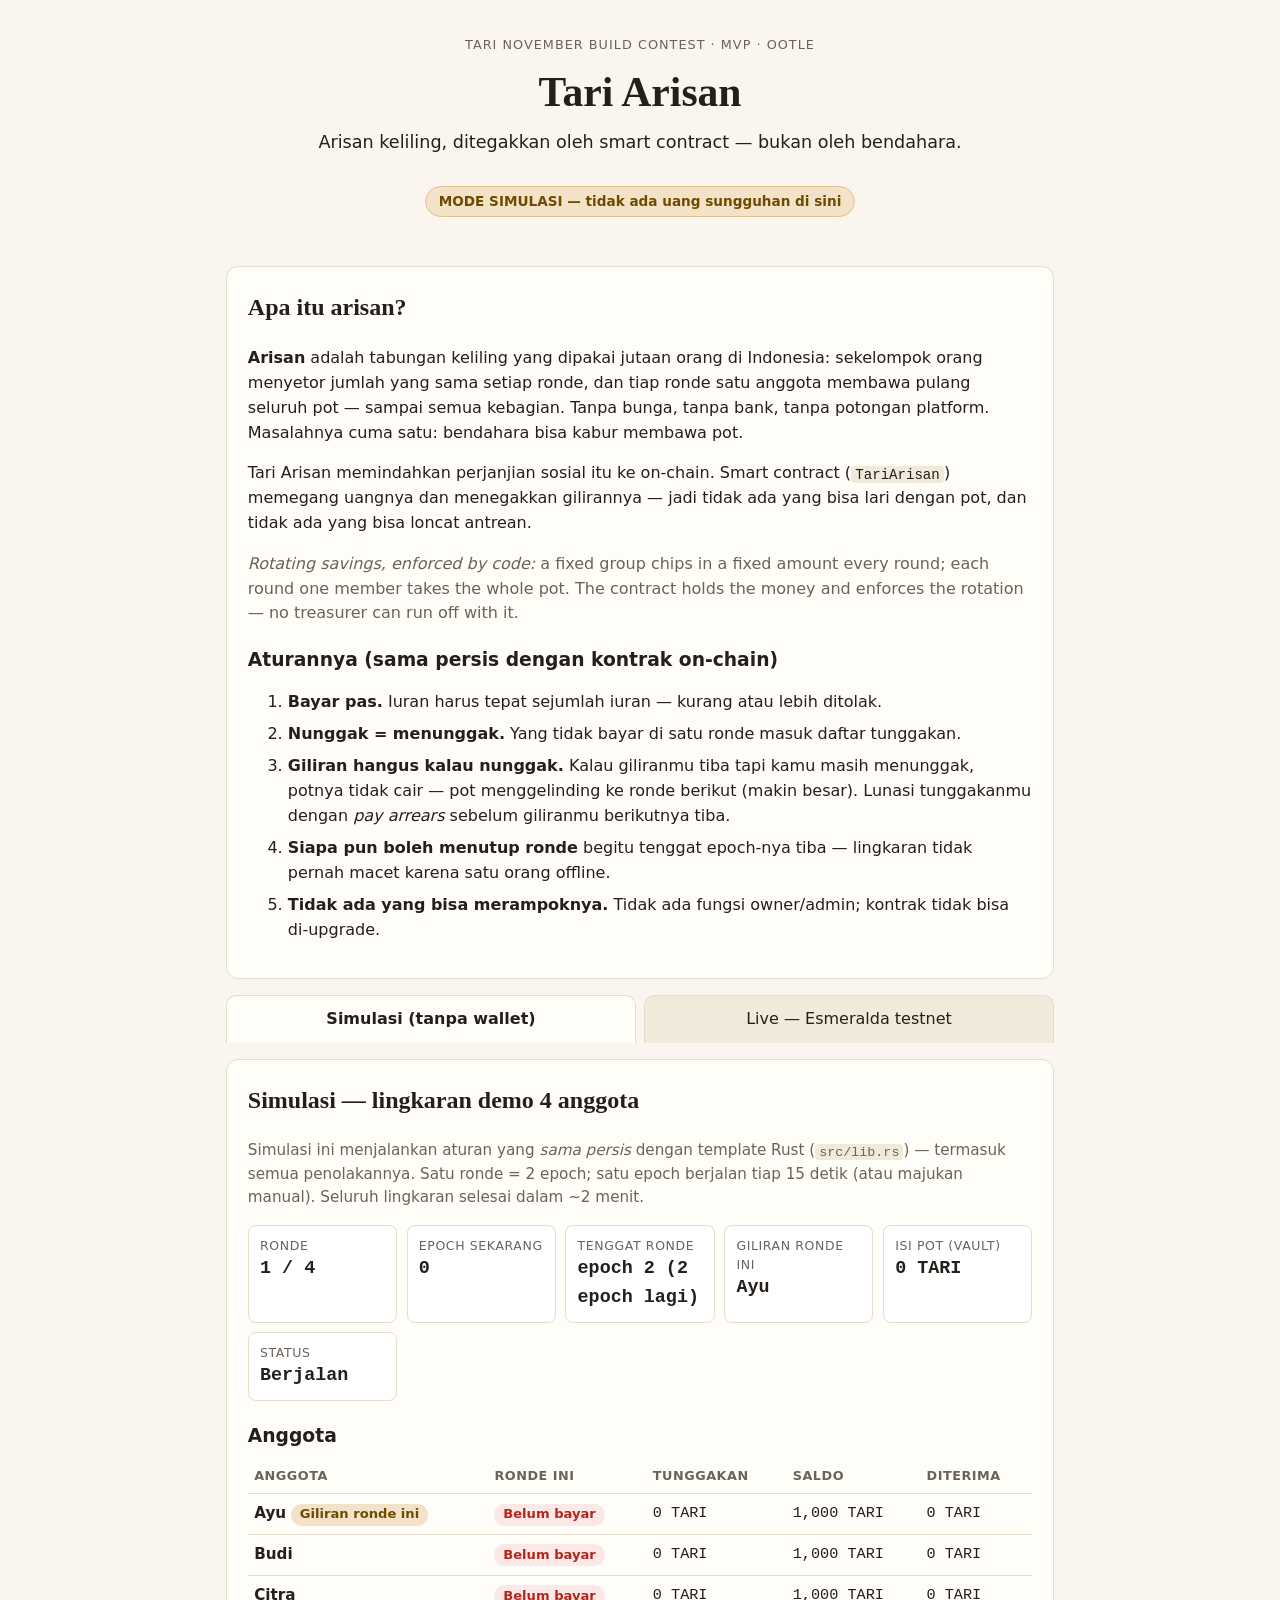
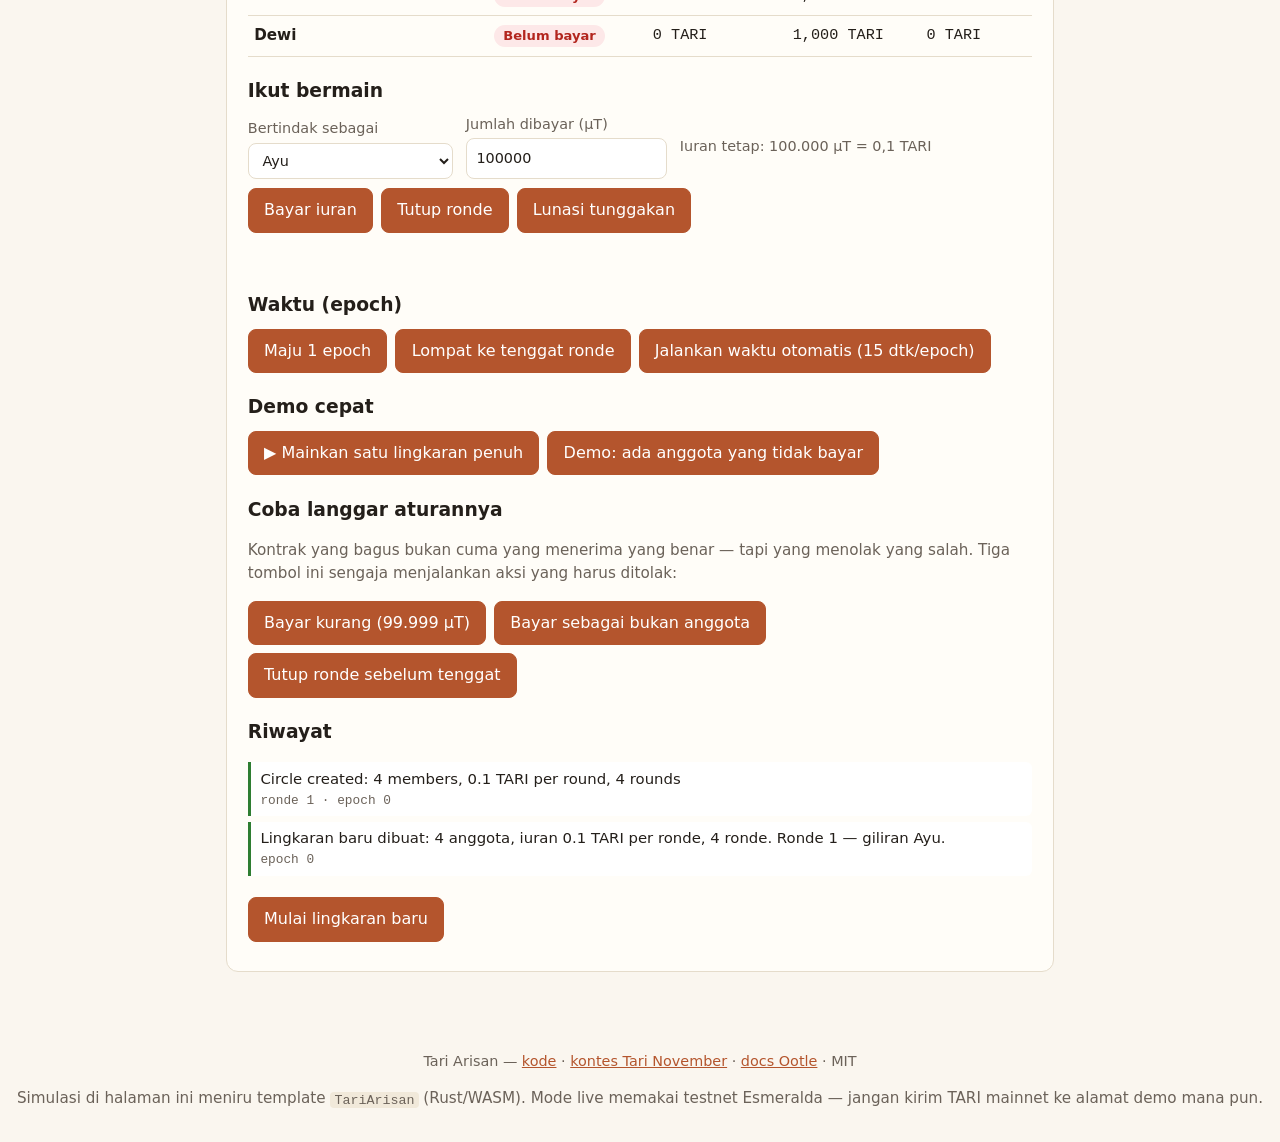
<file: docs/index.html>
<!doctype html>
<html lang="id">
<head>
<meta charset="utf-8">
<meta name="viewport" content="width=device-width, initial-scale=1">
<title>Tari Arisan — Arisan on-chain di Tari Ootle</title>
<meta name="description" content="Arisan keliling yang ditegakkan smart contract Tari Ootle: iuran tetap, giliran tetap, bendahara tidak bisa kabur.">
<link rel="stylesheet" href="style.css">
<!-- Tari provider: supplies window.tari when embedded in Tari Universe;
     stands aside when the Sapient extension owns window.tari already. -->
<script src="https://universe.tari.mw/tari-connector.js"></script>
</head>
<body>
<header class="hero">
  <p class="eyebrow">Tari November Build Contest &middot; MVP &middot; Ootle</p>
  <h1>Tari Arisan</h1>
  <p class="tagline">Arisan keliling, ditegakkan oleh smart contract — bukan oleh bendahara.</p>
  <p class="sim-badge" id="mode-badge">MODE SIMULASI — tidak ada uang sungguhan di sini</p>
</header>

<main>
  <section class="card explainer">
    <h2>Apa itu arisan?</h2>
    <p><strong>Arisan</strong> adalah tabungan keliling yang dipakai jutaan orang di Indonesia:
    sekelompok orang menyetor jumlah yang sama setiap ronde, dan tiap ronde satu anggota
    membawa pulang seluruh pot — sampai semua kebagian. Tanpa bunga, tanpa bank, tanpa
    potongan platform. Masalahnya cuma satu: bendahara bisa kabur membawa pot.</p>
    <p>Tari Arisan memindahkan perjanjian sosial itu ke on-chain. Smart contract
    (<code>TariArisan</code>) memegang uangnya dan menegakkan gilirannya — jadi tidak ada
    yang bisa lari dengan pot, dan tidak ada yang bisa loncat antrean.</p>
    <p class="en"><em>Rotating savings, enforced by code:</em> a fixed group chips in a fixed
    amount every round; each round one member takes the whole pot. The contract holds the
    money and enforces the rotation — no treasurer can run off with it.</p>
    <h3>Aturannya (sama persis dengan kontrak on-chain)</h3>
    <ol class="rules">
      <li><strong>Bayar pas.</strong> Iuran harus tepat sejumlah iuran — kurang atau lebih ditolak.</li>
      <li><strong>Nunggak = menunggak.</strong> Yang tidak bayar di satu ronde masuk daftar tunggakan.</li>
      <li><strong>Giliran hangus kalau nunggak.</strong> Kalau giliranmu tiba tapi kamu masih menunggak,
        potnya tidak cair — pot menggelinding ke ronde berikut (makin besar). Lunasi tunggakanmu
        dengan <em>pay arrears</em> sebelum giliranmu berikutnya tiba.</li>
      <li><strong>Siapa pun boleh menutup ronde</strong> begitu tenggat epoch-nya tiba — lingkaran tidak
        pernah macet karena satu orang offline.</li>
      <li><strong>Tidak ada yang bisa merampoknya.</strong> Tidak ada fungsi owner/admin; kontrak tidak
        bisa di-upgrade.</li>
    </ol>
  </section>

  <nav class="tabs" aria-label="Mode">
    <button id="tab-sim" class="tab active" type="button">Simulasi (tanpa wallet)</button>
    <button id="tab-live" class="tab" type="button">Live — Esmeralda testnet</button>
  </nav>

  <!-- ======================= SIMULATION ======================= -->
  <section id="panel-sim" class="card">
    <h2>Simulasi — lingkaran demo 4 anggota</h2>
    <p class="muted">Simulasi ini menjalankan aturan yang <em>sama persis</em> dengan template Rust
    (<code>src/lib.rs</code>) — termasuk semua penolakannya. Satu ronde = 2 epoch; satu epoch
    berjalan tiap 15 detik (atau majukan manual). Seluruh lingkaran selesai dalam ~2 menit.</p>

    <div class="status-grid">
      <div class="stat"><span class="stat-label">Ronde</span><span class="stat-value" id="stat-round">1 / 4</span></div>
      <div class="stat"><span class="stat-label">Epoch sekarang</span><span class="stat-value" id="stat-epoch">0</span></div>
      <div class="stat"><span class="stat-label">Tenggat ronde</span><span class="stat-value" id="stat-deadline">epoch 2</span></div>
      <div class="stat"><span class="stat-label">Giliran ronde ini</span><span class="stat-value" id="stat-recipient">Ayu</span></div>
      <div class="stat"><span class="stat-label">Isi pot (vault)</span><span class="stat-value" id="stat-vault">0 TARI</span></div>
      <div class="stat"><span class="stat-label">Status</span><span class="stat-value" id="stat-status">Berjalan</span></div>
    </div>

    <div id="arrears-banner" class="banner hidden"></div>

    <h3>Anggota</h3>
    <div id="members-table"></div>

    <h3>Ikut bermain</h3>
    <div class="controls">
      <label>Bertindak sebagai
        <select id="act-as">
          <option value="ayu">Ayu</option>
          <option value="budi">Budi</option>
          <option value="citra">Citra</option>
          <option value="dewi">Dewi</option>
          <option value="rudi-outsider">Rudi — bukan anggota</option>
        </select>
      </label>
      <label>Jumlah dibayar (&micro;T)
        <input id="amount-input" type="number" value="100000" min="0" step="1">
      </label>
      <span class="hint">Iuran tetap: 100.000 &micro;T = 0,1 TARI</span>
    </div>
    <div class="btn-row">
      <button id="btn-contribute" type="button">Bayar iuran</button>
      <button id="btn-close" type="button">Tutup ronde</button>
      <button id="btn-pay-arrears" type="button">Lunasi tunggakan</button>
    </div>
    <p id="action-message" class="action-message" aria-live="polite"></p>

    <h3>Waktu (epoch)</h3>
    <div class="btn-row">
      <button id="btn-advance-epoch" type="button">Maju 1 epoch</button>
      <button id="btn-skip-deadline" type="button">Lompat ke tenggat ronde</button>
      <button id="btn-auto-tick" type="button">Jalankan waktu otomatis (15 dtk/epoch)</button>
    </div>

    <h3>Demo cepat</h3>
    <div class="btn-row">
      <button id="btn-autoplay" type="button">&#9654; Mainkan satu lingkaran penuh</button>
      <button id="btn-demo-missed" type="button">Demo: ada anggota yang tidak bayar</button>
    </div>
    <h3>Coba langgar aturannya</h3>
    <p class="muted">Kontrak yang bagus bukan cuma yang menerima yang benar — tapi yang menolak yang salah.
    Tiga tombol ini sengaja menjalankan aksi yang harus ditolak:</p>
    <div class="btn-row">
      <button id="btn-try-wrong-amount" type="button">Bayar kurang (99.999 &micro;T)</button>
      <button id="btn-try-non-member" type="button">Bayar sebagai bukan anggota</button>
      <button id="btn-try-early-close" type="button">Tutup ronde sebelum tenggat</button>
    </div>

    <h3>Riwayat</h3>
    <ol id="event-log" class="event-log"></ol>
    <div class="btn-row">
      <button id="btn-reset" type="button">Mulai lingkaran baru</button>
    </div>
  </section>

  <!-- ======================= LIVE ======================= -->
  <section id="panel-live" class="card hidden">
    <h2>Live — Esmeralda testnet (Sapient)</h2>
    <p class="muted">Mode ini berbicara dengan template <em>asli</em> yang sudah dipublish — bukan simulasi.
    Semua aksi di sini meminta tanda tangan wallet dan memakai tTARI testnet (tidak bernilai).</p>

    <h3>Status konfigurasi</h3>
    <div id="live-config" class="config-box"></div>

    <h3>Wallet</h3>
    <div class="btn-row">
      <button id="btn-connect" type="button">Hubungkan Sapient</button>
      <button id="btn-disconnect" type="button">Putuskan</button>
    </div>
    <p id="live-wallet-status" class="muted">Wallet belum terhubung.</p>

    <h3>Lingkaran live</h3>
    <div class="btn-row">
      <button id="btn-load-circle" type="button">Muat lingkaran live</button>
    </div>
    <div id="live-circle-state" class="config-box">Belum ada lingkaran yang dimuat.</div>

    <h3>Aksi live</h3>
    <p class="muted">Mode live di halaman ini bisa <b>membaca</b> lingkaran sungguhan di
    Esmeralda (tombol "Muat lingkaran live" di atas, lewat Sapient /
    <code>window.tari</code>). <b>Penulisan live tidak dilakukan dari halaman ini</b>:
    instruksi contribute / close_round / pay_arrears sudah dieksekusi dan
    terverifikasi on-chain lewat walletd (<code>transactions.submit_manifest</code>,
    lihat <a href="https://github.com/itaro9110/tari-arisan/blob/main/PROOF.md">PROOF.md</a>
    dan <a href="https://github.com/itaro9110/tari-arisan/tree/main/manifests">manifests/</a>),
    tapi tombol tulis di halaman ini belum dihubungkan ke dompet — halaman ini
    tidak pernah memalsukan transaksi live.</p>
    <div class="btn-row">
      <button id="btn-live-create" type="button" disabled>Buat lingkaran live</button>
      <button id="btn-live-contribute" type="button" disabled>Bayar iuran (live)</button>
      <button id="btn-live-close" type="button" disabled>Tutup ronde (live)</button>
      <button id="btn-live-pay-arrears" type="button" disabled>Lunasi tunggakan (live)</button>
    </div>

    <h3>Status live — terverifikasi 2026-11-15</h3>
    <ol class="rules">
      <li>Template dipublish ke Esmeralda (<code>TEMPLATE_ADDRESS</code> di <code>app.js</code>).</li>
      <li>Satu lingkaran live dibuat (<code>COMPONENT_ADDRESS</code> di <code>app.js</code>).</li>
      <li><code>INDEXER_URL</code> menunjuk ke indexer publik Esmeralda.</li>
      <li>Pengkodean instruksi transaksi terverifikasi on-chain lewat walletd
        (contribute + close_round, lihat PROOF.md); <code>LIVE_WRITES_VERIFIED = true</code>.</li>
    </ol>
  </section>
</main>

<footer>
  <p>Tari Arisan — <a href="https://github.com/itaro9110/tari-arisan">kode</a> &middot;
  <a href="https://community.tari.com/t/november-build-contest-thread-mvp/520">kontes Tari November</a> &middot;
  <a href="https://ootle.tari.com/">docs Ootle</a> &middot; MIT</p>
  <p class="muted">Simulasi di halaman ini meniru template <code>TariArisan</code> (Rust/WASM). Mode live memakai
  testnet Esmeralda — jangan kirim TARI mainnet ke alamat demo mana pun.</p>
</footer>

<script src="arisan-sim.js"></script>
<script src="app.js"></script>
</body>
</html>
</file>
<file: docs/style.css>
/* Tari Arisan — plain static styles, no framework. */
:root {
  --bg: #faf6ef;
  --card: #fffdf8;
  --ink: #241f1a;
  --muted: #6b6259;
  --accent: #b4552d; /* terracotta */
  --accent-dark: #8f3f1f;
  --line: #e5dccb;
  --ok: #2e7d32;
  --warn: #b26a00;
  --bad: #b3261e;
  --mono: ui-monospace, "JetBrains Mono", Menlo, Consolas, monospace;
}
* { box-sizing: border-box; }
body {
  margin: 0;
  background: var(--bg);
  color: var(--ink);
  font-family: system-ui, -apple-system, "Segoe UI", Roboto, sans-serif;
  line-height: 1.55;
}
.hero { text-align: center; padding: 2.2rem 1rem 1.2rem; }
.eyebrow { color: var(--muted); letter-spacing: .08em; text-transform: uppercase; font-size: .8rem; margin: 0; }
.hero h1 { font-family: Georgia, "Times New Roman", serif; font-size: 2.6rem; margin: .3rem 0; }
.tagline { font-size: 1.1rem; margin: .2rem 0 1rem; }
.sim-badge {
  display: inline-block; background: #f3e2c7; color: #6d4c00;
  border: 1px solid #e0c48f; border-radius: 999px; padding: .25rem .8rem;
  font-size: .85rem; font-weight: 600;
}
main { max-width: 860px; margin: 0 auto; padding: 0 1rem 2rem; }
.card {
  background: var(--card); border: 1px solid var(--line); border-radius: 12px;
  padding: 1.2rem 1.3rem; margin: 1rem 0;
}
h2 { font-family: Georgia, serif; margin-top: .2rem; }
h3 { margin: 1.2rem 0 .5rem; }
.muted { color: var(--muted); font-size: .95rem; }
.en { color: var(--muted); }
code { font-family: var(--mono); font-size: .88em; background: #f1e9da; padding: .05em .3em; border-radius: 4px; }
.rules li { margin-bottom: .45rem; }

.tabs { display: flex; gap: .5rem; margin: 1rem 0 0; }
.tab {
  flex: 1; padding: .7rem; font-size: 1rem; cursor: pointer;
  border: 1px solid var(--line); border-bottom: none; border-radius: 10px 10px 0 0;
  background: #f1e9da; color: var(--ink);
}
.tab.active { background: var(--card); font-weight: 700; }

.status-grid {
  display: grid; grid-template-columns: repeat(auto-fit, minmax(140px, 1fr));
  gap: .6rem; margin: .8rem 0;
}
.stat {
  border: 1px solid var(--line); border-radius: 8px; padding: .6rem .7rem;
  background: #fff;
}
.stat-label { display: block; font-size: .78rem; color: var(--muted); text-transform: uppercase; letter-spacing: .05em; }
.stat-value { display: block; font-size: 1.15rem; font-weight: 700; font-family: var(--mono); }

.banner {
  border: 1px solid #e0a800; background: #fff4d6; border-radius: 8px;
  padding: .7rem .9rem; margin: .8rem 0; font-weight: 600;
}
.hidden { display: none !important; }

table.members { width: 100%; border-collapse: collapse; font-size: .95rem; }
table.members th, table.members td {
  border-bottom: 1px solid var(--line); padding: .5rem .4rem; text-align: left;
  vertical-align: top;
}
table.members th { color: var(--muted); font-size: .8rem; text-transform: uppercase; letter-spacing: .04em; }
.pill { display: inline-block; border-radius: 999px; padding: .05rem .55rem; font-size: .82rem; font-weight: 700; }
.pill-paid { background: #dff0df; color: var(--ok); }
.pill-unpaid { background: #fde8e8; color: var(--bad); }
.pill-recipient { background: #f3e2c7; color: #6d4c00; }
.pill-arrears { background: #fff4d6; color: var(--warn); }
.num { font-family: var(--mono); white-space: nowrap; }

.controls { display: flex; flex-wrap: wrap; gap: .8rem; align-items: end; margin: .5rem 0; }
.controls label { display: flex; flex-direction: column; font-size: .9rem; color: var(--muted); gap: .2rem; }
select, input[type="number"] {
  font: inherit; padding: .5rem .6rem; border: 1px solid var(--line);
  border-radius: 8px; background: #fff; color: var(--ink); min-width: 11rem;
}
.hint { align-self: center; color: var(--muted); font-size: .9rem; }

.btn-row { display: flex; flex-wrap: wrap; gap: .5rem; margin: .6rem 0; }
button {
  font: inherit; cursor: pointer; border: 1px solid var(--accent);
  background: var(--accent); color: #fff; border-radius: 8px; padding: .55rem .95rem;
}
button:hover:not(:disabled) { background: var(--accent-dark); }
button:disabled { opacity: .45; cursor: not-allowed; }
button.secondary { background: #fff; color: var(--accent); }

.action-message { min-height: 1.4em; font-weight: 600; }
.action-message.ok { color: var(--ok); }
.action-message.err { color: var(--bad); }

.event-log { list-style: none; padding: 0; max-height: 320px; overflow-y: auto; }
.event-log li {
  border-left: 3px solid var(--line); padding: .35rem .6rem; margin-bottom: .35rem;
  font-size: .93rem; background: #fff; border-radius: 0 6px 6px 0;
}
.event-log li.ev-ok { border-left-color: var(--ok); }
.event-log li.ev-deferred { border-left-color: var(--warn); }
.event-log li.ev-reject { border-left-color: var(--bad); background: #fdf0f0; }
.event-log .ev-meta { display: block; color: var(--muted); font-size: .8rem; font-family: var(--mono); }

.config-box {
  background: #fff; border: 1px solid var(--line); border-radius: 8px;
  padding: .7rem .9rem; font-family: var(--mono); font-size: .88rem;
  white-space: pre-wrap; word-break: break-all;
}

footer { text-align: center; color: var(--muted); font-size: .9rem; padding: 1rem; }
footer a { color: var(--accent); }
@media (max-width: 560px) {
  .hero h1 { font-size: 2rem; }
  .controls label, select, input[type="number"] { width: 100%; }
}
</file>
